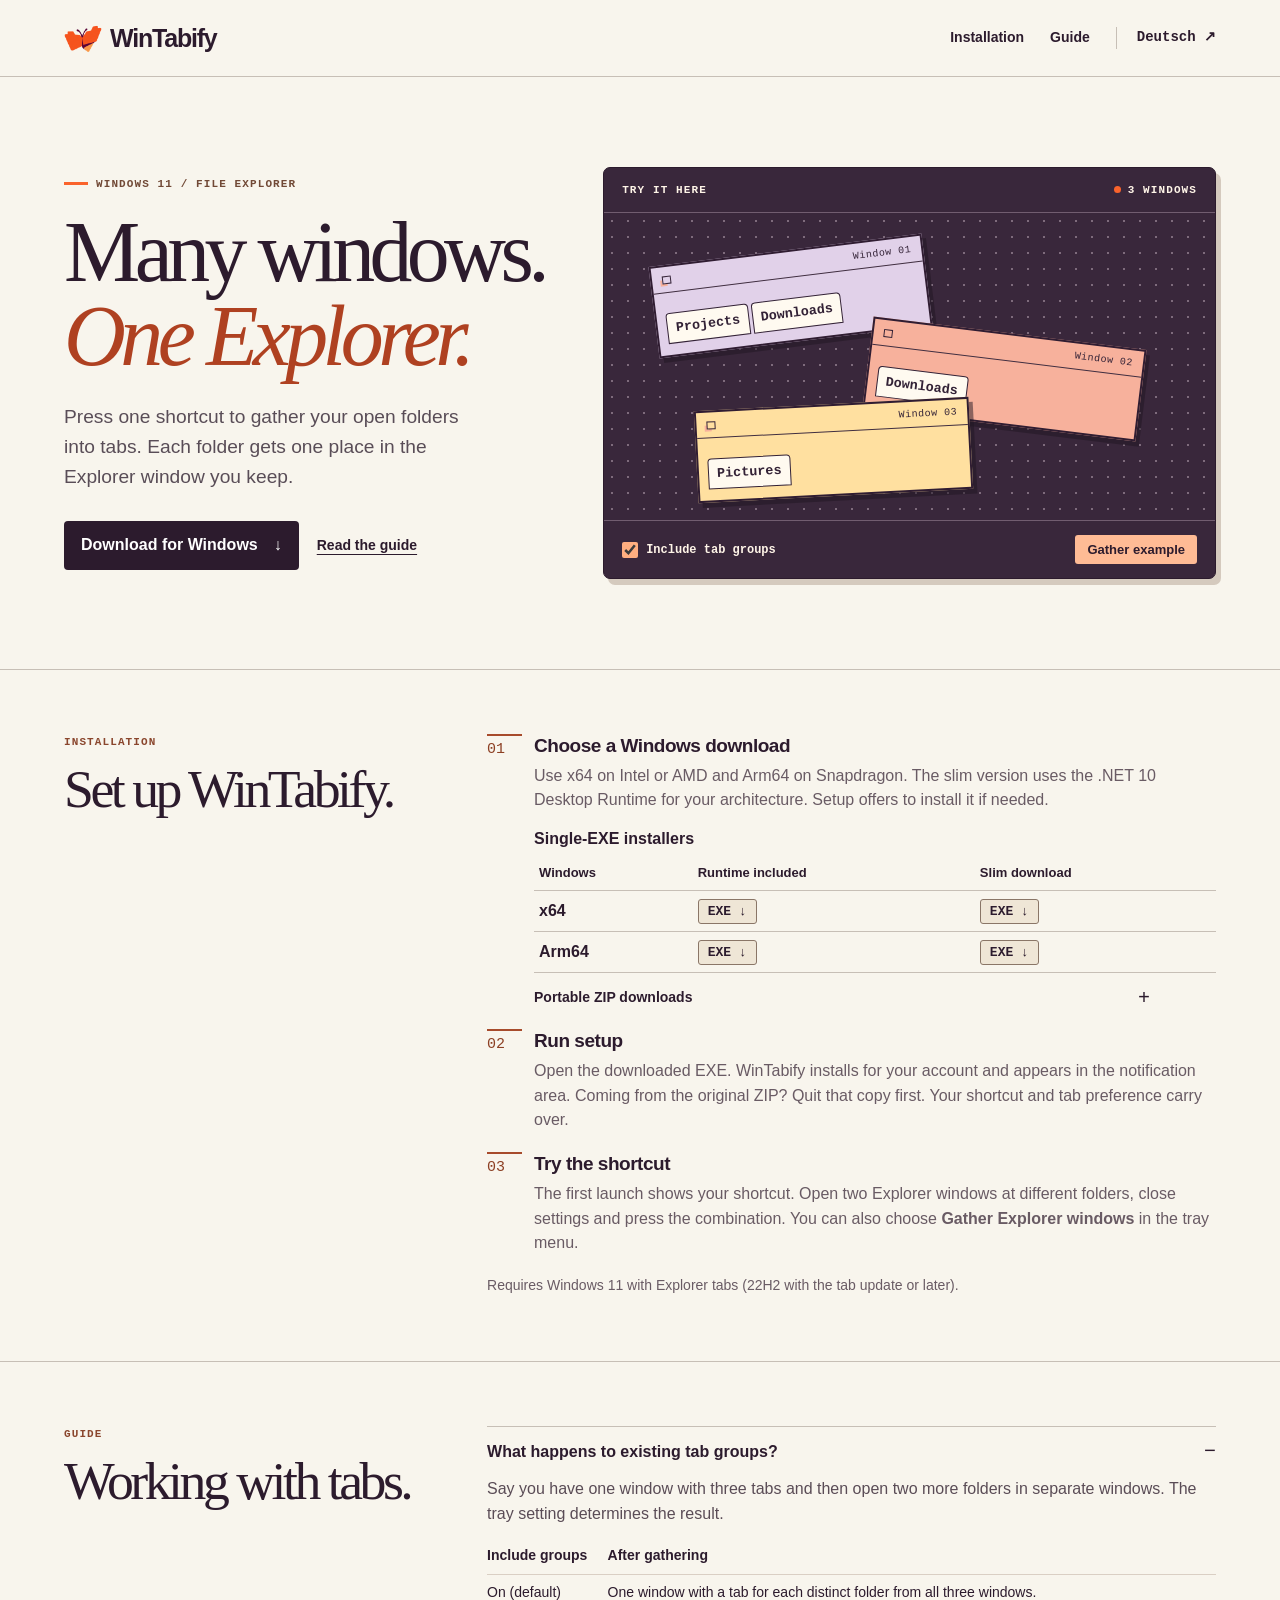
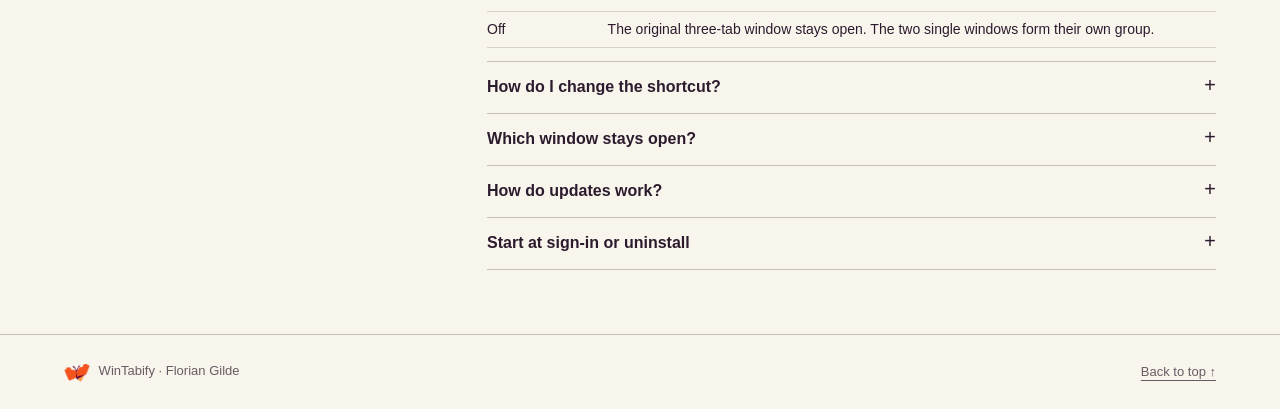
<file: docs/index.html>
<!doctype html>
<html lang="en">
  <head>
    <meta charset="utf-8" />
    <meta name="viewport" content="width=device-width, initial-scale=1" />
    <meta name="theme-color" content="#39273b" />
    <meta
      name="description"
      content="Gather Windows 11 File Explorer windows into unique folder tabs with one shortcut. Download and set up WinTabify."
    />
    <title>WinTabify — Many windows. One Explorer.</title>
    <link rel="icon" href="assets/mark.png" />
    <link rel="alternate" hreflang="en" href="index.html" />
    <link rel="alternate" hreflang="de" href="de/index.html" />
    <link rel="stylesheet" href="assets/site.css" />
    <script defer src="assets/demo.js"></script>
  </head>
  <body>
    <a class="skip" href="#main">Skip to content</a>
    <header>
      <nav class="wrap" aria-label="Main navigation">
        <a class="wordmark" href="#main"
          ><img
            src="assets/mark.png"
            width="38"
            height="38"
            alt=""
          />WinTabify</a
        >
        <a class="jump" href="#install">Installation</a>
        <a class="jump" href="#guide">Guide</a>
        <a class="language" href="de/index.html" hreflang="de" lang="de"
          >Deutsch ↗</a
        >
      </nav>
    </header>
    <main id="main">
      <div class="wrap hero">
        <div>
          <p class="eyebrow">Windows 11 / File Explorer</p>
          <h1>Many windows.<br /><em>One Explorer.</em></h1>
          <p class="lede">
            Press one shortcut to gather your open folders into tabs. Each
            folder gets one place in the Explorer window you keep.
          </p>
          <div class="actions">
            <a class="action" href="#install"
              >Download for Windows <span aria-hidden="true">↓</span></a
            >
            <a class="textlink" href="#guide">Read the guide</a>
          </div>
        </div>
        <figure class="plate" data-demo aria-label="Interactive folder example">
          <figcaption class="platehead">
            <span>Try it here</span
            ><span
              class="state"
              data-state
              data-one="1 window"
              data-two="2 windows"
              data-three="3 windows"
              aria-live="polite"
              >3 windows</span
            >
          </figcaption>
          <div class="stage" aria-hidden="true">
            <div class="card one">
              <div class="rail"><i></i><span>Window 01</span></div>
              <div class="tabs">
                <span class="tab">Projects</span
                ><span class="tab">Downloads</span>
              </div>
            </div>
            <div class="card two">
              <div class="rail"><i></i><span>Window 02</span></div>
              <div class="tabs"><span class="tab">Downloads</span></div>
            </div>
            <div class="card three">
              <div class="rail"><i></i><span>Window 03</span></div>
              <div class="tabs"><span class="tab">Pictures</span></div>
            </div>
            <div class="card result">
              <div class="rail"><i></i><span>WinTabify</span></div>
              <div class="tabs">
                <span class="tab group-only">Projects</span
                ><span class="tab">Downloads</span
                ><span class="tab">Pictures</span>
              </div>
            </div>
          </div>
          <div class="platefoot">
            <label><input type="checkbox" checked /> Include tab groups</label
            ><button
              class="example-button"
              type="button"
              data-gather="Gather example"
              data-reset="Start again"
            >
              Gather example
            </button>
          </div>
          <noscript
            ><p>Enable JavaScript to run the interactive example.</p></noscript
          >
        </figure>
      </div>

      <section class="section" id="install">
        <div class="wrap section-grid">
          <div>
            <p class="sectionno">Installation</p>
            <h2>Set up WinTabify.</h2>
          </div>
          <div>
            <ol class="steps">
              <li class="step">
                <div>
                  <h3>Choose a Windows download</h3>
                  <p>
                    Use x64 on Intel or AMD and Arm64 on Snapdragon. The slim
                    version uses the .NET 10 Desktop Runtime for your
                    architecture. Setup offers to install it if needed.
                  </p>
                  <table class="download-table">
                    <caption>
                      Single-EXE installers
                    </caption>
                    <thead>
                      <tr>
                        <th scope="col">Windows</th>
                        <th scope="col">Runtime included</th>
                        <th scope="col">Slim download</th>
                      </tr>
                    </thead>
                    <tbody>
                      <tr>
                        <th scope="row">x64</th>
                        <td>
                          <a
                            class="download"
                            download
                            href="downloads/win-x64-bundled/WinTabify-Setup.exe"
                            aria-label="x64 bundled setup"
                            >EXE ↓</a
                          >
                        </td>
                        <td>
                          <a
                            class="download"
                            download
                            href="downloads/win-x64-slim/WinTabify-Setup.exe"
                            aria-label="x64 slim setup"
                            >EXE ↓</a
                          >
                        </td>
                      </tr>
                      <tr>
                        <th scope="row">Arm64</th>
                        <td>
                          <a
                            class="download"
                            download
                            href="downloads/win-arm64-bundled/WinTabify-Setup.exe"
                            aria-label="arm64 bundled setup"
                            >EXE ↓</a
                          >
                        </td>
                        <td>
                          <a
                            class="download"
                            download
                            href="downloads/win-arm64-slim/WinTabify-Setup.exe"
                            aria-label="arm64 slim setup"
                            >EXE ↓</a
                          >
                        </td>
                      </tr>
                    </tbody>
                  </table>
                  <details class="portable">
                    <summary>Portable ZIP downloads</summary>
                    <p>
                      Extract the entire ZIP into a writable folder and start
                      WinTabify. Keep the updater files alongside the app.
                    </p>
                    <ul>
                      <li>
                        x64 ·
                        <a download href="downloads/WinTabify-win-x64.zip"
                          >Runtime included</a
                        >
                        ·
                        <a download href="downloads/WinTabify-win-x64-slim.zip"
                          >Slim ZIP</a
                        >
                      </li>
                      <li>
                        Arm64 ·
                        <a download href="downloads/WinTabify-win-arm64.zip"
                          >Runtime included</a
                        >
                        ·
                        <a
                          download
                          href="downloads/WinTabify-win-arm64-slim.zip"
                          >Slim ZIP</a
                        >
                      </li>
                    </ul>
                  </details>
                </div>
              </li>
              <li class="step">
                <div>
                  <h3>Run setup</h3>
                  <p>
                    Open the downloaded EXE. WinTabify installs for your account
                    and appears in the notification area. Coming from the
                    original ZIP? Quit that copy first. Your shortcut and tab
                    preference carry over.
                  </p>
                </div>
              </li>
              <li class="step">
                <div>
                  <h3>Try the shortcut</h3>
                  <p>
                    The first launch shows your shortcut. Open two Explorer
                    windows at different folders, close settings and press the
                    combination. You can also choose
                    <strong>Gather Explorer windows</strong> in the tray menu.
                  </p>
                </div>
              </li>
            </ol>
            <p class="compact">
              Requires Windows 11 with Explorer tabs (22H2 with the tab update
              or later).
            </p>
          </div>
        </div>
      </section>
      <section class="section" id="guide">
        <div class="wrap section-grid">
          <div>
            <p class="sectionno">Guide</p>
            <h2>Working with tabs.</h2>
          </div>
          <div>
            <details class="doc" open>
              <summary>What happens to existing tab groups?</summary>
              <p>
                Say you have one window with three tabs and then open two more
                folders in separate windows. The tray setting determines the
                result.
              </p>
              <table>
                <thead>
                  <tr>
                    <th>Include groups</th>
                    <th>After gathering</th>
                  </tr>
                </thead>
                <tbody>
                  <tr>
                    <td>On (default)</td>
                    <td>
                      One window with a tab for each distinct folder from all
                      three windows.
                    </td>
                  </tr>
                  <tr>
                    <td>Off</td>
                    <td>
                      The original three-tab window stays open. The two single
                      windows form their own group.
                    </td>
                  </tr>
                </tbody>
              </table>
            </details>
            <details class="doc">
              <summary>How do I change the shortcut?</summary>
              <p>
                Double-click the tray icon, click the current shortcut, press
                the new keys together and save. At first launch WinTabify tries
                <kbd>Ctrl</kbd> + <kbd>Win</kbd> + <kbd>E</kbd>, then
                <kbd>Alt</kbd> + <kbd>Win</kbd> + <kbd>E</kbd>, then
                <kbd>Ctrl</kbd> + <kbd>Shift</kbd> + <kbd>F11</kbd>. If Windows
                declines a combination, choose another one in settings. The tray
                command is always available once you close settings.
              </p>
            </details>
            <details class="doc">
              <summary>Which window stays open?</summary>
              <p>
                WinTabify keeps the eligible window with the most distinct tabs
                and opens only missing folders. It closes other eligible windows
                once their locations are confirmed, including windows that
                contain only duplicates. If every eligible window already
                contains duplicate tabs, it creates a clean destination. An
                unreadable or changed window can stay open.
              </p>
            </details>
            <details class="doc">
              <summary>How do updates work?</summary>
              <p>
                WinTabify checks at startup and every six hours. It downloads
                updates for your architecture and runtime choice in the
                background, then restarts when folder gathering is finished and
                settings are closed. You can turn automatic updates off in
                Settings or choose Check for updates in the tray menu.
              </p>
            </details>
            <details class="doc">
              <summary>Start at sign-in or uninstall</summary>
              <p>
                For auto-start, copy the installed Start menu shortcut to
                <code>shell:startup</code>. To uninstall, quit from the tray and
                choose WinTabify in Windows Settings → Apps. For a portable
                copy, remove its extracted folder. Preferences are stored in
                <code>%LOCALAPPDATA%\WinTabify</code>.
              </p>
            </details>
          </div>
        </div>
      </section>
    </main>
    <footer>
      <div class="wrap foot">
        <span
          ><img src="assets/mark.png" alt="" /> WinTabify · Florian Gilde</span
        ><a href="#main">Back to top ↑</a>
      </div>
    </footer>
  </body>
</html>
</file>
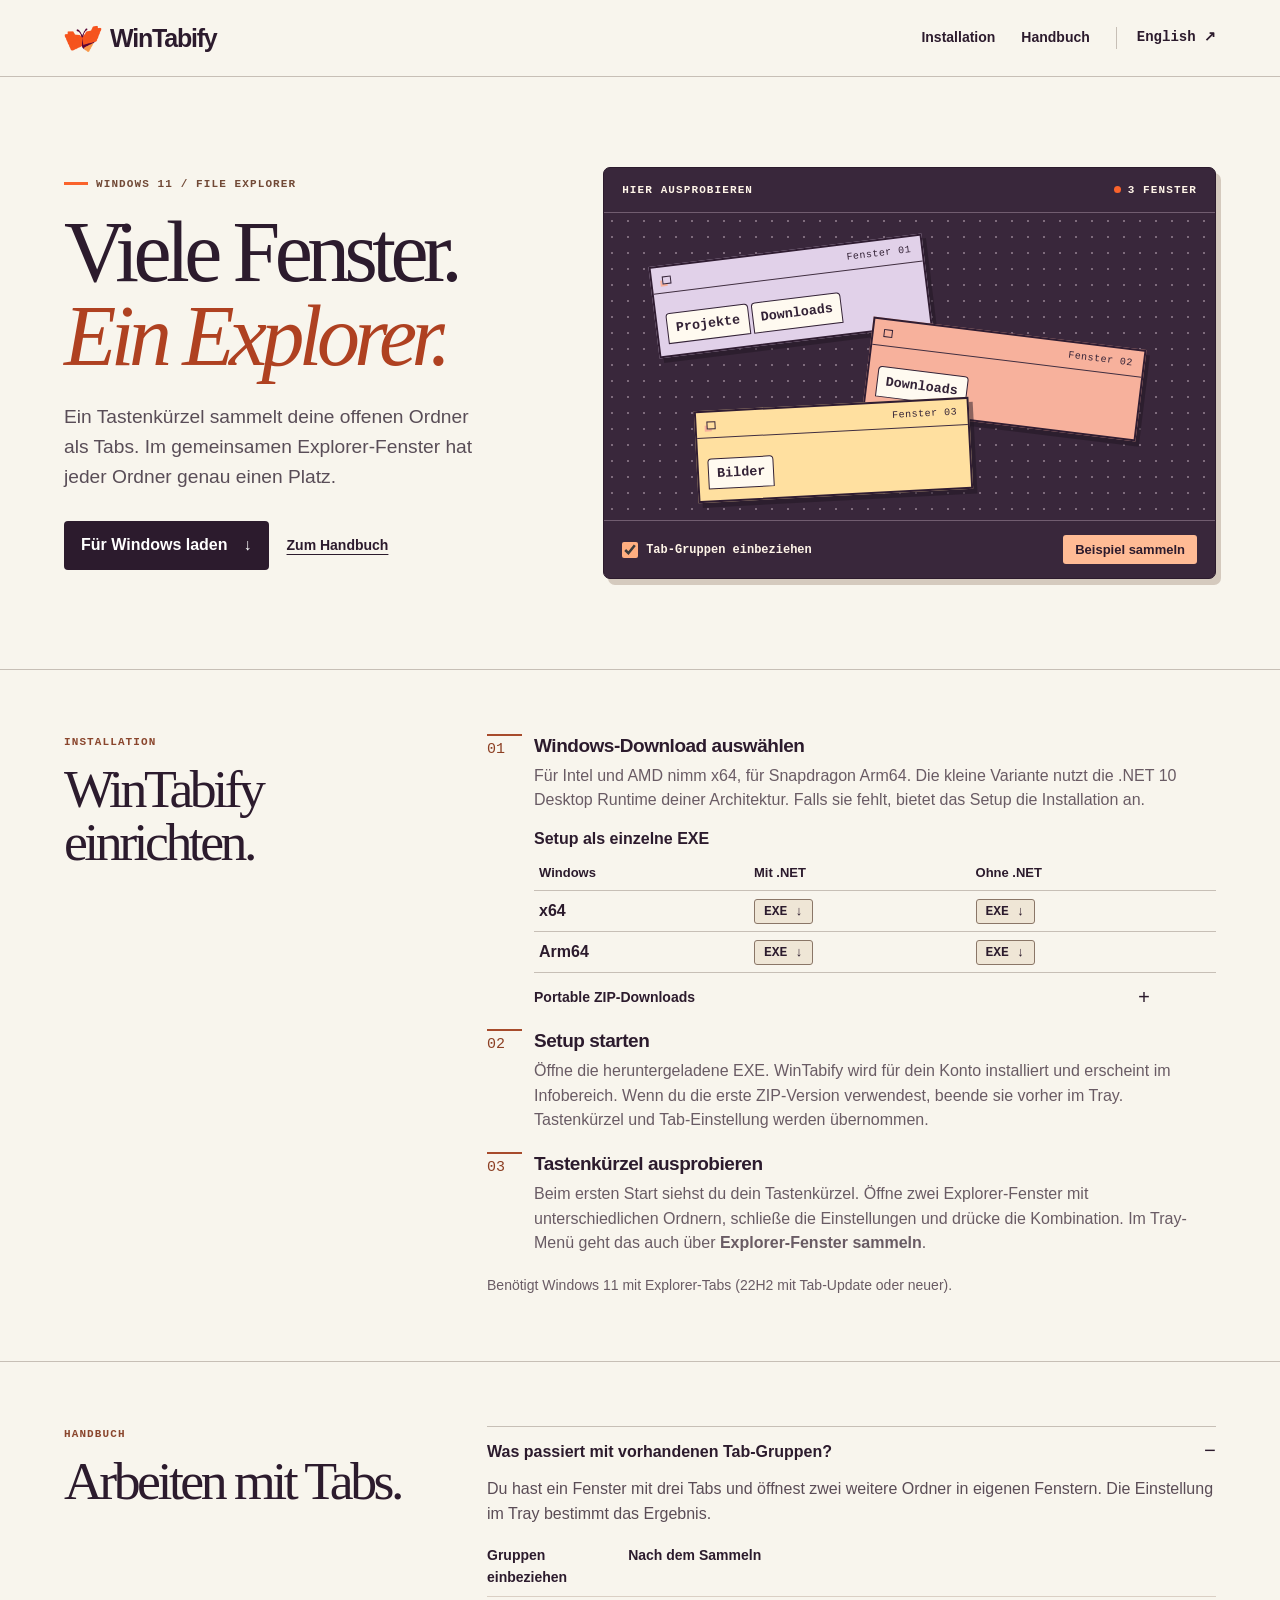
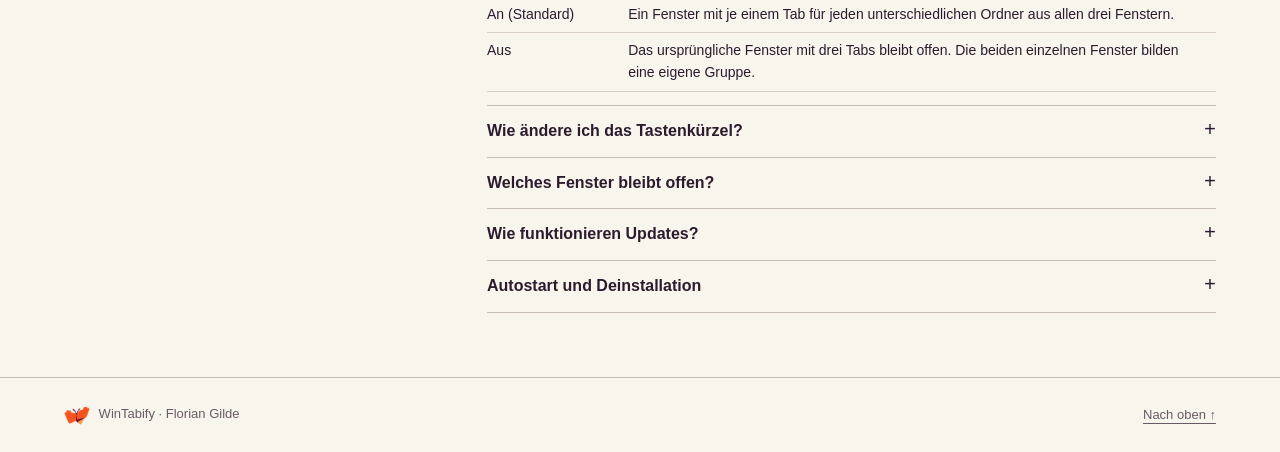
<file: docs/de/index.html>
<!doctype html>
<html lang="de">
  <head>
    <meta charset="utf-8" />
    <meta name="viewport" content="width=device-width, initial-scale=1" />
    <meta name="theme-color" content="#39273b" />
    <meta
      name="description"
      content="Sammle offene Explorer-Fenster unter Windows 11 mit einem Tastenkürzel als eindeutige Ordner-Tabs. WinTabify herunterladen und einrichten."
    />
    <title>WinTabify — Viele Fenster. Ein Explorer.</title>
    <link rel="icon" href="../assets/mark.png" />
    <link rel="alternate" hreflang="en" href="../index.html" />
    <link rel="alternate" hreflang="de" href="../de/index.html" />
    <link rel="stylesheet" href="../assets/site.css" />
    <script defer src="../assets/demo.js"></script>
  </head>
  <body>
    <a class="skip" href="#main">Zum Inhalt</a>
    <header>
      <nav class="wrap" aria-label="Hauptnavigation">
        <a class="wordmark" href="#main"
          ><img
            src="../assets/mark.png"
            width="38"
            height="38"
            alt=""
          />WinTabify</a
        >
        <a class="jump" href="#install">Installation</a>
        <a class="jump" href="#guide">Handbuch</a>
        <a class="language" href="../index.html" hreflang="en" lang="en"
          >English ↗</a
        >
      </nav>
    </header>
    <main id="main">
      <div class="wrap hero">
        <div>
          <p class="eyebrow">Windows 11 / File Explorer</p>
          <h1>Viele Fenster.<br /><em>Ein Explorer.</em></h1>
          <p class="lede">
            Ein Tastenkürzel sammelt deine offenen Ordner als Tabs. Im
            gemeinsamen Explorer-Fenster hat jeder Ordner genau einen Platz.
          </p>
          <div class="actions">
            <a class="action" href="#install"
              >Für Windows laden <span aria-hidden="true">↓</span></a
            >
            <a class="textlink" href="#guide">Zum Handbuch</a>
          </div>
        </div>
        <figure
          class="plate"
          data-demo
          aria-label="Interaktives Ordnerbeispiel"
        >
          <figcaption class="platehead">
            <span>Hier ausprobieren</span
            ><span
              class="state"
              data-state
              data-one="1 Fenster"
              data-two="2 Fenster"
              data-three="3 Fenster"
              aria-live="polite"
              >3 Fenster</span
            >
          </figcaption>
          <div class="stage" aria-hidden="true">
            <div class="card one">
              <div class="rail"><i></i><span>Fenster 01</span></div>
              <div class="tabs">
                <span class="tab">Projekte</span
                ><span class="tab">Downloads</span>
              </div>
            </div>
            <div class="card two">
              <div class="rail"><i></i><span>Fenster 02</span></div>
              <div class="tabs"><span class="tab">Downloads</span></div>
            </div>
            <div class="card three">
              <div class="rail"><i></i><span>Fenster 03</span></div>
              <div class="tabs"><span class="tab">Bilder</span></div>
            </div>
            <div class="card result">
              <div class="rail"><i></i><span>WinTabify</span></div>
              <div class="tabs">
                <span class="tab group-only">Projekte</span
                ><span class="tab">Downloads</span
                ><span class="tab">Bilder</span>
              </div>
            </div>
          </div>
          <div class="platefoot">
            <label
              ><input type="checkbox" checked /> Tab-Gruppen einbeziehen</label
            ><button
              class="example-button"
              type="button"
              data-gather="Beispiel sammeln"
              data-reset="Zurücksetzen"
            >
              Beispiel sammeln
            </button>
          </div>
          <noscript
            ><p>
              Aktiviere JavaScript, um das Beispiel auszuprobieren.
            </p></noscript
          >
        </figure>
      </div>

      <section class="section" id="install">
        <div class="wrap section-grid">
          <div>
            <p class="sectionno">Installation</p>
            <h2>WinTabify einrichten.</h2>
          </div>
          <div>
            <ol class="steps">
              <li class="step">
                <div>
                  <h3>Windows-Download auswählen</h3>
                  <p>
                    Für Intel und AMD nimm x64, für Snapdragon Arm64. Die kleine
                    Variante nutzt die .NET 10 Desktop Runtime deiner
                    Architektur. Falls sie fehlt, bietet das Setup die
                    Installation an.
                  </p>
                  <table class="download-table">
                    <caption>
                      Setup als einzelne EXE
                    </caption>
                    <thead>
                      <tr>
                        <th scope="col">Windows</th>
                        <th scope="col">Mit .NET</th>
                        <th scope="col">Ohne .NET</th>
                      </tr>
                    </thead>
                    <tbody>
                      <tr>
                        <th scope="row">x64</th>
                        <td>
                          <a
                            class="download"
                            download
                            href="../downloads/win-x64-bundled/WinTabify-Setup.exe"
                            aria-label="x64-Setup mit .NET herunterladen"
                            >EXE ↓</a
                          >
                        </td>
                        <td>
                          <a
                            class="download"
                            download
                            href="../downloads/win-x64-slim/WinTabify-Setup.exe"
                            aria-label="x64-Setup ohne mitgelieferte Runtime herunterladen"
                            >EXE ↓</a
                          >
                        </td>
                      </tr>
                      <tr>
                        <th scope="row">Arm64</th>
                        <td>
                          <a
                            class="download"
                            download
                            href="../downloads/win-arm64-bundled/WinTabify-Setup.exe"
                            aria-label="Arm64-Setup mit .NET herunterladen"
                            >EXE ↓</a
                          >
                        </td>
                        <td>
                          <a
                            class="download"
                            download
                            href="../downloads/win-arm64-slim/WinTabify-Setup.exe"
                            aria-label="Arm64-Setup ohne mitgelieferte Runtime herunterladen"
                            >EXE ↓</a
                          >
                        </td>
                      </tr>
                    </tbody>
                  </table>
                  <details class="portable">
                    <summary>Portable ZIP-Downloads</summary>
                    <p>
                      Entpacke das gesamte ZIP in einen beschreibbaren Ordner
                      und starte WinTabify. Die Update-Dateien gehören zur
                      portablen App.
                    </p>
                    <ul>
                      <li>
                        x64 ·
                        <a download href="../downloads/WinTabify-win-x64.zip"
                          >Mit .NET</a
                        >
                        ·
                        <a
                          download
                          href="../downloads/WinTabify-win-x64-slim.zip"
                          >Ohne .NET</a
                        >
                      </li>
                      <li>
                        Arm64 ·
                        <a download href="../downloads/WinTabify-win-arm64.zip"
                          >Mit .NET</a
                        >
                        ·
                        <a
                          download
                          href="../downloads/WinTabify-win-arm64-slim.zip"
                          >Ohne .NET</a
                        >
                      </li>
                    </ul>
                  </details>
                </div>
              </li>
              <li class="step">
                <div>
                  <h3>Setup starten</h3>
                  <p>
                    Öffne die heruntergeladene EXE. WinTabify wird für dein
                    Konto installiert und erscheint im Infobereich. Wenn du die
                    erste ZIP-Version verwendest, beende sie vorher im Tray.
                    Tastenkürzel und Tab-Einstellung werden übernommen.
                  </p>
                </div>
              </li>
              <li class="step">
                <div>
                  <h3>Tastenkürzel ausprobieren</h3>
                  <p>
                    Beim ersten Start siehst du dein Tastenkürzel. Öffne zwei
                    Explorer-Fenster mit unterschiedlichen Ordnern, schließe die
                    Einstellungen und drücke die Kombination. Im Tray-Menü geht
                    das auch über <strong>Explorer-Fenster sammeln</strong>.
                  </p>
                </div>
              </li>
            </ol>
            <p class="compact">
              Benötigt Windows 11 mit Explorer-Tabs (22H2 mit Tab-Update oder
              neuer).
            </p>
          </div>
        </div>
      </section>
      <section class="section" id="guide">
        <div class="wrap section-grid">
          <div>
            <p class="sectionno">Handbuch</p>
            <h2>Arbeiten mit Tabs.</h2>
          </div>
          <div>
            <details class="doc" open>
              <summary>Was passiert mit vorhandenen Tab-Gruppen?</summary>
              <p>
                Du hast ein Fenster mit drei Tabs und öffnest zwei weitere
                Ordner in eigenen Fenstern. Die Einstellung im Tray bestimmt das
                Ergebnis.
              </p>
              <table>
                <thead>
                  <tr>
                    <th>Gruppen einbeziehen</th>
                    <th>Nach dem Sammeln</th>
                  </tr>
                </thead>
                <tbody>
                  <tr>
                    <td>An (Standard)</td>
                    <td>
                      Ein Fenster mit je einem Tab für jeden unterschiedlichen
                      Ordner aus allen drei Fenstern.
                    </td>
                  </tr>
                  <tr>
                    <td>Aus</td>
                    <td>
                      Das ursprüngliche Fenster mit drei Tabs bleibt offen. Die
                      beiden einzelnen Fenster bilden eine eigene Gruppe.
                    </td>
                  </tr>
                </tbody>
              </table>
            </details>
            <details class="doc">
              <summary>Wie ändere ich das Tastenkürzel?</summary>
              <p>
                Doppelklicke auf das Tray-Symbol, klicke auf das aktuelle
                Kürzel, drücke die neue Kombination und speichere. Beim ersten
                Start versucht WinTabify <kbd>Strg</kbd> + <kbd>Win</kbd> +
                <kbd>E</kbd>, danach <kbd>Alt</kbd> + <kbd>Win</kbd> +
                <kbd>E</kbd>, zuletzt <kbd>Strg</kbd> + <kbd>Umschalt</kbd> +
                <kbd>F11</kbd>. Lehnt Windows eine Kombination ab, kannst du in
                den Einstellungen eine andere wählen. Nach dem Schließen der
                Einstellungen steht der Tray-Befehl zur Verfügung.
              </p>
            </details>
            <details class="doc">
              <summary>Welches Fenster bleibt offen?</summary>
              <p>
                WinTabify behält das geeignete Fenster mit den meisten bereits
                eindeutigen Tabs und öffnet nur fehlende Ordner. Sobald ihre
                Ordner bestätigt sind, schließt es die anderen berücksichtigten
                Fenster, auch wenn diese ausschließlich Duplikate enthalten.
                Enthält jedes geeignete Fenster selbst doppelte Tabs, legt
                WinTabify ein neues Ziel an. Geänderte oder unlesbare Fenster
                können offen bleiben.
              </p>
            </details>
            <details class="doc">
              <summary>Wie funktionieren Updates?</summary>
              <p>
                WinTabify prüft beim Start und alle sechs Stunden auf Updates.
                Passende Updates für deine Architektur und Runtime-Variante
                werden im Hintergrund geladen. Der Neustart wartet, bis das
                Sammeln beendet und das Einstellungsfenster geschlossen ist.
                Unter Einstellungen kannst du automatische Updates abschalten.
                Im Tray-Menü kannst du jederzeit nach Updates suchen.
              </p>
            </details>
            <details class="doc">
              <summary>Autostart und Deinstallation</summary>
              <p>
                Für den Autostart kopiere die installierte Startmenü-Verknüpfung
                nach <code>shell:startup</code>. Zum Deinstallieren beende
                WinTabify im Tray und wähle es in den Windows-Einstellungen
                unter Apps aus. Bei der portablen Version entfernst du den
                entpackten Ordner. Deine Einstellungen liegen unter
                <code>%LOCALAPPDATA%\WinTabify</code>.
              </p>
            </details>
          </div>
        </div>
      </section>
    </main>
    <footer>
      <div class="wrap foot">
        <span
          ><img src="../assets/mark.png" alt="" /> WinTabify · Florian
          Gilde</span
        ><a href="#main">Nach oben ↑</a>
      </div>
    </footer>
  </body>
</html>
</file>
<file: docs/assets/site.css>
@charset "UTF-8";
:root {
  --paper: #f8f5ed;
  --ink: #2c1b2d;
  --muted: #695b64;
  --line: #c7bfb6;
  --orange: #fa632c;
  --blush: #f7b19c;
  --plum: #39273b;
  --sans: "Segoe UI", Arial, sans-serif;
  --serif: Georgia, "Times New Roman", serif;
  --mono: Consolas, "Courier New", monospace;
  color-scheme: light;
}
* {
  box-sizing: border-box;
}
html {
  scroll-behavior: smooth;
}
body {
  margin: 0;
  color: var(--ink);
  background: var(--paper);
  font: 16px/1.55 var(--sans);
}
a {
  color: inherit;
  text-underline-offset: 4px;
}
a:hover {
  color: #a63c1a;
}
button,
a {
  touch-action: manipulation;
}
button {
  font: inherit;
  cursor: pointer;
}
a:focus-visible,
button:focus-visible,
summary:focus-visible,
input:focus-visible {
  outline: 3px solid #cc4c1b;
  outline-offset: 4px;
}
.wrap {
  max-width: 1400px;
  margin: auto;
  padding-inline: clamp(20px, 5vw, 78px);
}
header {
  border-bottom: 1px solid var(--line);
}
nav {
  min-height: 76px;
  display: flex;
  gap: 26px;
  align-items: center;
}
.wordmark {
  display: inline-flex;
  align-items: center;
  gap: 8px;
  text-decoration: none;
  font-weight: 750;
  letter-spacing: -1.2px;
  font-size: 25px;
  margin-right: auto;
}
.wordmark img {
  width: 38px;
  height: 38px;
}
nav .jump,
nav .language {
  font-size: 14px;
  text-decoration: none;
  font-weight: 600;
}
nav .language {
  padding-left: 20px;
  border-left: 1px solid var(--line);
  font-family: var(--mono);
}
.skip {
  position: absolute;
  top: -7em;
  background: white;
  padding: 12px;
  z-index: 4;
}
.skip:focus {
  top: 0;
}
.hero {
  display: grid;
  grid-template-columns: 0.88fr 1.12fr;
  align-items: center;
  gap: clamp(25px, 4.5vw, 78px);
  padding-block: clamp(56px, 7vw, 105px);
}
.eyebrow,
.platehead,
.platefoot,
.sectionno,
.step small,
.download small {
  font: 600 11px/1.5 var(--mono);
  text-transform: uppercase;
  letter-spacing: 1.1px;
}
.eyebrow {
  display: flex;
  align-items: center;
  gap: 8px;
  color: #714936;
}
.eyebrow:before {
  content: "";
  width: 24px;
  height: 3px;
  background: var(--orange);
}
h1,
h2,
h3,
p,
figure {
  margin: 0;
}
h1,
h2 {
  font-family: var(--serif);
  font-weight: 400;
  letter-spacing: -0.065em;
  line-height: 0.98;
}
h1 {
  font-size: clamp(57px, 6.7vw, 104px);
  margin: 19px 0 23px;
}
h1 em {
  color: #af4121;
  font-weight: 400;
}
.lede {
  font-size: clamp(17px, 1.5vw, 21px);
  color: #594d57;
  max-width: 39ch;
}
.actions {
  display: flex;
  flex-wrap: wrap;
  align-items: center;
  gap: 18px;
  margin-top: 30px;
}
.action {
  display: inline-flex;
  align-items: center;
  gap: 16px;
  border-radius: 4px;
  background: var(--ink);
  padding: 12px 17px;
  color: white;
  text-decoration: none;
  font-weight: 600;
}
.action:hover {
  color: white;
  background: #533451;
}
.textlink {
  font-weight: 600;
  font-size: 14px;
}
.plate {
  overflow: hidden;
  background: var(--plum);
  color: #fff5e8;
  border: 1px solid var(--ink);
  border-radius: 7px;
  box-shadow: 5px 6px 0 #d5cabe;
}
.platehead,
.platefoot {
  display: flex;
  justify-content: space-between;
  gap: 12px;
  padding: 14px 18px;
  align-items: center;
}
.platehead {
  border-bottom: 1px solid #715d70;
}
.state:before {
  content: "";
  display: inline-block;
  background: var(--orange);
  border-radius: 50%;
  width: 7px;
  height: 7px;
  margin-right: 7px;
}
.stage {
  position: relative;
  height: clamp(265px, 24vw, 350px);
  overflow: hidden;
  background-image: radial-gradient(#7e6b7c 0.8px, transparent 1px);
  background-size: 16px 16px;
}
.card {
  position: absolute;
  min-width: 45%;
  background: #fff2d6;
  color: #332236;
  border: 2px solid #301d32;
  box-shadow: 4px 5px 0 #21162280;
  transition:
    transform 0.38s,
    top 0.38s,
    left 0.38s,
    opacity 0.24s;
}
.card .rail {
  padding: 7px 10px;
  border-bottom: 1.5px solid #402e40;
  display: flex;
  align-items: center;
  justify-content: space-between;
  gap: 8px;
  font: 10px var(--mono);
  letter-spacing: 0.5px;
}
.rail i {
  border: 1px solid;
  width: 9px;
  height: 8px;
  display: block;
  box-shadow: -3px 3px 0 -1px var(--blush);
}
.tabs {
  display: flex;
  align-items: flex-end;
  flex-wrap: wrap;
  gap: 3px;
  padding: 20px 9px 11px;
}
.tab {
  font: 600 clamp(11px, 1.05vw, 14px)/1.2 var(--mono);
  padding: 7px 8px 6px;
  background: #fffaf0;
  border: 1px solid;
  border-radius: 4px 4px 0 0;
  white-space: nowrap;
}
.one {
  top: 12%;
  left: 8%;
  transform: rotate(-7deg);
  background: #e1d1e9;
}
.two {
  top: 39%;
  left: 43%;
  transform: rotate(7deg);
  background: var(--blush);
}
.three {
  top: 62%;
  left: 15%;
  transform: rotate(-3deg);
  background: #ffe0a0;
}
.result {
  top: 39%;
  left: 50%;
  opacity: 0;
  transform: translate(-50%, 35%) rotate(4deg);
  width: max-content;
  max-width: 94%;
  background: #ffbe86;
}
.stage.gathered .card:not(.result) {
  opacity: 0;
  transform: translate(0, 0) scale(0.92);
}
.stage.gathered .result {
  opacity: 1;
  transform: translate(-50%, -10%) rotate(-2deg);
}
.stage.groups-out.gathered .one {
  opacity: 1;
  left: 9%;
  top: 17%;
  transform: rotate(-5deg);
}
.stage.groups-out.gathered .result {
  top: 59%;
  left: 57%;
}
.stage.groups-out .result .group-only {
  display: none;
}
.platefoot {
  border-top: 1px solid #715d70;
  flex-wrap: wrap;
  text-transform: none;
  letter-spacing: 0;
  font-size: 12px;
  min-height: 56px;
}
.platefoot label {
  display: flex;
  align-items: center;
  gap: 8px;
  cursor: pointer;
}
.platefoot input {
  accent-color: #ffae80;
  width: 16px;
  height: 16px;
  margin: 0;
}
.example-button {
  border: 0;
  background: #ffbb95;
  color: var(--ink);
  padding: 7px 12px;
  border-radius: 3px;
  font: 600 13px var(--sans);
}
.example-button:hover {
  background: #ffd4b6;
}
.section {
  border-top: 1px solid var(--line);
  padding-block: clamp(35px, 5vw, 70px);
  scroll-margin-top: 1em;
}
.section-grid {
  display: grid;
  grid-template-columns: 0.66fr 1.34fr;
  gap: clamp(22px, 5vw, 90px);
}
.sectionno {
  color: #8a462d;
  margin-bottom: 13px;
}
h2 {
  font-size: clamp(38px, 4.2vw, 63px);
  max-width: 15ch;
}
h3 {
  font-size: 19px;
  line-height: 1.3;
  letter-spacing: -0.025em;
}
.prose p + p {
  margin-top: 10px;
}
.steps {
  margin: 0;
  padding: 0;
  list-style: none;
  counter-reset: steps;
}
.step {
  counter-increment: steps;
  display: grid;
  grid-template-columns: 35px 1fr;
  gap: 12px;
  margin-bottom: 19px;
}
.step:before {
  content: counter(steps, decimal-leading-zero);
  font: 15px var(--mono);
  border-top: 2px solid #a74b2c;
  color: #8c3f23;
  align-self: start;
  padding-top: 5px;
}
.step p {
  color: var(--muted);
  margin-top: 5px;
}
.downloads {
  display: flex;
  gap: 10px;
  flex-wrap: wrap;
  margin-top: 12px;
}
.download {
  display: inline-flex;
  align-items: center;
  justify-content: space-between;
  gap: 18px;
  padding: 8px 12px;
  background: #efe6d6;
  border: 1px solid #8a7667;
  border-radius: 3px;
  text-decoration: none;
}
.download:hover {
  color: var(--ink);
  background: #ffe0b9;
}
.download small {
  font-size: 10px;
}
.section code {
  font: 0.92em var(--mono);
  overflow-wrap: anywhere;
}
.compact {
  color: var(--muted);
  font-size: 14px;
}
.doc {
  border-top: 1px solid var(--line);
  padding: 13px 0;
}
.doc:last-child {
  border-bottom: 1px solid var(--line);
}
summary {
  cursor: pointer;
  font-weight: 650;
  display: flex;
  justify-content: space-between;
  gap: 16px;
  list-style: none;
}
summary::-webkit-details-marker {
  display: none;
}
summary:after {
  content: "+";
  font: 20px var(--mono);
}
details[open] > summary:after {
  content: "−";
}
.doc p,
.doc table {
  margin-top: 12px;
}
.doc p {
  color: #5a4c56;
}
.doc table {
  width: 100%;
  border-collapse: collapse;
  font-size: 14px;
}
.doc td,
.doc th {
  padding: 7px 10px 7px 0;
  text-align: left;
  vertical-align: top;
  border-bottom: 1px solid #dacfc4;
}
kbd {
  font: 600 12px var(--mono);
  padding: 2px 5px;
  border: 1px solid #ad9f91;
  border-bottom: 2px solid #ad9f91;
  border-radius: 3px;
  background: white;
  white-space: nowrap;
}
footer {
  border-top: 1px solid var(--line);
}
.foot {
  display: flex;
  align-items: center;
  justify-content: space-between;
  gap: 16px;
  padding-block: 24px;
  color: var(--muted);
  font-size: 13px;
}
.foot img {
  width: 26px;
  vertical-align: middle;
  margin-right: 5px;
}
@media (max-width: 950px) {
  .hero {
    grid-template-columns: 0.9fr 1.1fr;
    gap: 28px;
  }
  h1 {
    font-size: clamp(53px, 7vw, 75px);
  }
  .platefoot {
    padding: 10px 13px;
  }
  .card {
    min-width: 51%;
  }
  .two {
    left: 40%;
  }
}
@media (max-width: 760px) {
  .hero,
  .section-grid {
    grid-template-columns: 1fr;
  }
  .hero {
    padding-block: 36px 45px;
    gap: 28px;
  }
  .section-grid {
    gap: 24px;
  }
  h1 {
    font-size: clamp(61px, 11.2vw, 84px);
  }
  .stage {
    height: 275px;
  }
  .hero .lede {
    max-width: 48ch;
  }
  .jump {
    display: none;
  }
  nav {
    min-height: 61px;
  }
  .actions {
    margin-top: 20px;
  }
  .tabs {
    padding-top: 17px;
  }
  .tab {
    font-size: 13px;
  }
  .plate {
    max-width: 600px;
  }
  .sectionno {
    margin-bottom: 8px;
  }
  .section-grid h2 {
    max-width: none;
  }
}
@media (max-width: 420px) {
  .wrap {
    padding-inline: 16px;
  }
  .tab {
    font-size: 11px;
    padding: 6px;
  }
  .card .rail {
    font-size: 9px;
  }
  .stage {
    height: 240px;
  }
  .platehead,
  .platefoot {
    padding-inline: 10px;
  }
  .platefoot {
    gap: 6px;
  }
  .platefoot label,
  .example-button {
    font-size: 11px;
  }
  .wordmark {
    font-size: 22px;
  }
  .foot {
    flex-wrap: wrap;
  }
  .hero h1 {
    font-size: clamp(49px, 14vw, 59px);
  }
}
@media (prefers-reduced-motion: reduce) {
  html {
    scroll-behavior: auto;
  }
  .card {
    transition: none;
  }
}

.download-table {
  border-collapse: collapse;
  width: 100%;
  margin: 14px 0;
  text-align: left;
}
.download-table caption {
  text-align: left;
  font-weight: 650;
  margin-bottom: 4px;
}
.download-table th,
.download-table td {
  border-bottom: 1px solid var(--line);
  padding: 7px 5px;
}
.download-table thead th {
  font-size: 13px;
}
.download-table .download {
  padding: 4px 9px;
  font: 600 13px var(--mono);
}
.portable {
  max-width: 44em;
  font-size: 14px;
}
.portable ul {
  padding-inline-start: 18px;
}
</file>
